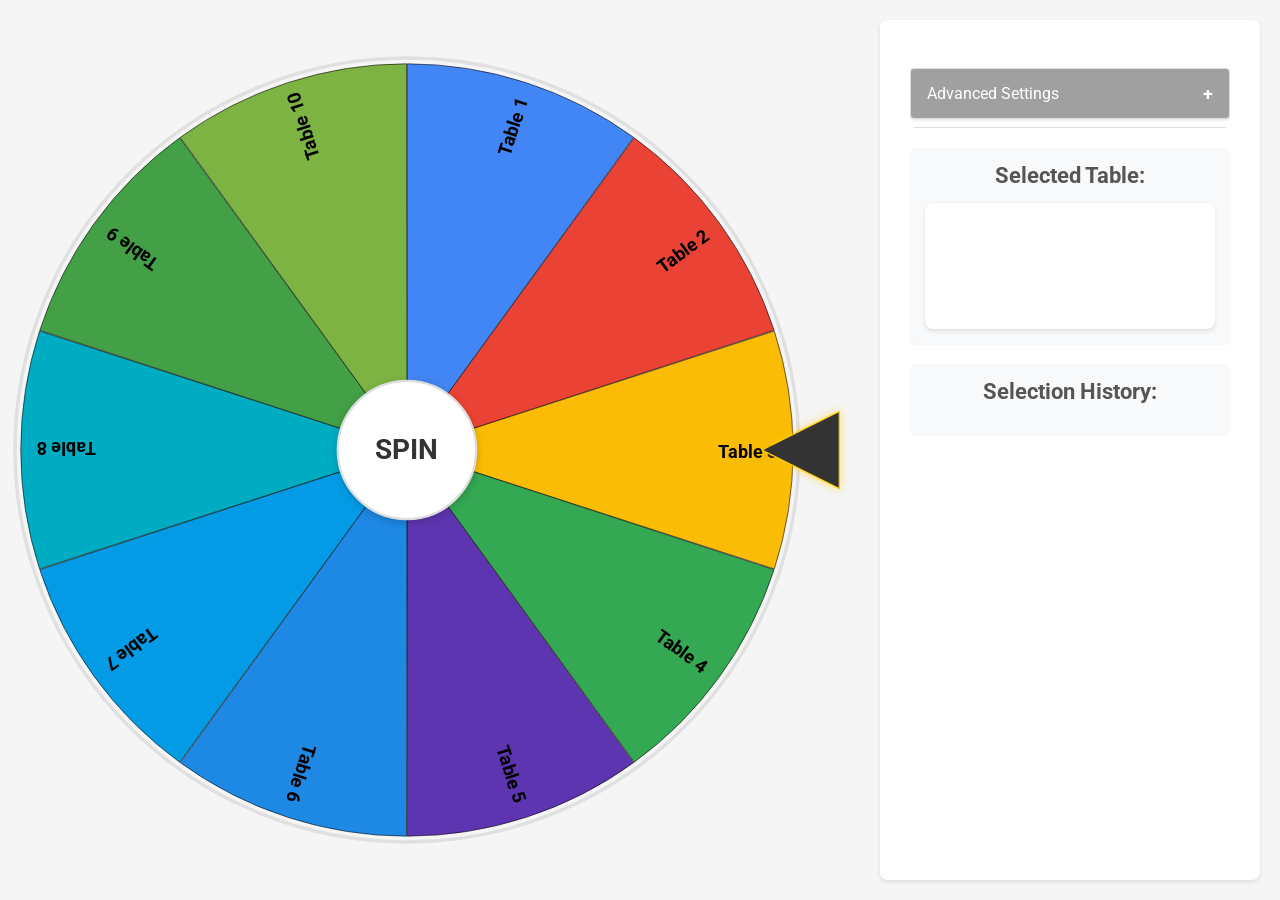
<file: src/index.html>
<!DOCTYPE html>
<html lang="en">
  <head>
    <meta charset="UTF-8" />
    <meta name="viewport" content="width=device-width, initial-scale=1.0" />
    <title id="page-title">Wheel of Dental</title>
    <link rel="preconnect" href="https://fonts.googleapis.com" />
    <link rel="preconnect" href="https://fonts.gstatic.com" crossorigin />
    <link
      href="https://fonts.googleapis.com/css2?family=Roboto:wght@400;500;700&family=Limelight&display=swap"
      rel="stylesheet"
    />
    <link rel="stylesheet" href="style.css" />
    <meta http-equiv="Permissions-Policy" content="interest-cohort=()" />
    <script>
      document.documentElement.setAttribute(
        "data-theme",
        localStorage.getItem("theme") || "dental"
      );
    </script>
  </head>
  <body>
    <div class="main-container">
      <div id="chart"></div>

      <div id="controls">
        <div class="accordion">
          <button class="accordion-btn" onclick="toggleAccordion()">
            Advanced Settings
          </button>
          <div class="accordion-content">
            <div class="content-padding">
              <div class="form-group">
                <label for="theme">Theme:</label>
                <select id="theme" onchange="setTheme(this.value)">
                  <option value="dental">Wheel of Dental</option>
                  <option value="vegas">Vegas Baby</option>
                </select>
              </div>

              <hr class="settings-divider" />

              <div class="form-group">
                <label for="numberOfTables">Number of Tables:</label>
                <input
                  id="numberOfTables"
                  type="number"
                  min="1"
                  max="200"
                  placeholder="Enter number of tables"
                />
              </div>
              <div>
                <button onclick="setTableCount()">Update Table Count</button>
              </div>

              <div class="button-spacer"></div>

              <hr class="settings-divider" />

              <button onclick="resetWheel()" class="btn-danger">
                Reset Wheel
              </button>
            </div>
          </div>
        </div>

        <div class="selected-table">
          <h3>Selected Table:</h3>
          <div id="question"><h1></h1></div>
        </div>

        <div class="history-section">
          <h3>Selection History:</h3>
          <div id="history-chips"></div>
        </div>
      </div>
    </div>

    <script src="d3.v3.min.js" charset="utf-8"></script>
    <script src="script.js?v=11"></script>
  </body>
</html>
</file>
<file: src/style.css>
html,
body {
  height: 100%;
}

body {
  font-family: "Roboto", "Helvetica Neue", Helvetica, Arial, sans-serif;
  margin: 0;
  padding: 0;
  background-color: #f5f5f5;
  color: #333;
  display: flex;
  height: 100vh;
  overflow: hidden;
}

text {
  font-family: "Roboto", "Helvetica Neue", Helvetica, Arial, sans-serif;
  font-size: 16px;
  pointer-events: none;
  font-weight: 700;
}

input {
  font-family: "Roboto", "Helvetica Neue", Helvetica, Arial, sans-serif;
  font-size: 18px;
  padding: 10px;
  border: 1px solid #ddd;
  border-radius: 4px;
  width: 100%;
  box-sizing: border-box;
  box-shadow: inset 0 1px 3px rgba(0, 0, 0, 0.1);
}

button {
  font-family: "Roboto", "Helvetica Neue", Helvetica, Arial, sans-serif;
  font-size: 16px;
  padding: 10px 16px;
  margin: 8px 0;
  background-color: #4285f4;
  color: white;
  border: none;
  border-radius: 4px;
  cursor: pointer;
  transition: background-color 0.3s ease;
  box-shadow: 0 1px 3px rgba(0, 0, 0, 0.12);
}

button:hover {
  background-color: #3367d6;
}

.main-container {
  display: flex;
  width: 100%;
  height: 100%;
  flex-wrap: nowrap;
}

#chart {
  flex: 1 1 auto;
  display: flex;
  justify-content: center;
  align-items: center;
  padding: 15px;
  min-width: 0;
  min-height: 0;
  overflow: hidden;
}

#chart svg {
  display: block;
  max-width: 100%;
  max-height: 100%;
}

#controls {
  flex: 0 0 380px;
  background-color: white;
  padding: 20px 30px;
  box-shadow: 0 2px 4px rgba(0, 0, 0, 0.1);
  border-radius: 8px;
  margin: 20px;
  overflow-y: auto;
  box-sizing: border-box;
}

@media (max-width: 768px) {
  html,
  body {
    height: auto;
  }
  body {
    height: auto;
    overflow: auto;
    flex-direction: column;
  }
  .main-container {
    flex-wrap: wrap;
    height: auto;
  }
  #chart {
    flex: 1 1 100%;
    height: 60vh;
  }
  #controls {
    flex: 1 1 100%;
    overflow-y: visible;
  }
}

#question {
  display: flex;
  justify-content: center;
  align-items: center;
  background-color: white;
  box-shadow: 0 2px 4px rgba(0, 0, 0, 0.1);
  border-radius: 8px;
  padding: 20px;
  margin-top: 10px;
}

#question h1 {
  font-size: 64px;
  font-weight: bold;
  color: #333;
  text-align: center;
}

#controls h2 {
  font-size: 24px;
  margin-top: 0;
  margin-bottom: 20px;
  color: #333;
}

hr {
  border: 0;
  height: 1px;
  background-color: #e0e0e0;
  margin: 20px 0;
}

.spin-button {
  font-weight: bold;
  fill: #333;
}

.spinner-circle {
  fill: white;
  stroke: #ddd;
  stroke-width: 2;
  filter: drop-shadow(0 2px 3px rgba(0, 0, 0, 0.1));
}

.selected-table {
  background-color: #f8f9fa;
  padding: 15px;
  border-radius: 6px;
  margin-top: 20px;
  box-shadow: 0 1px 2px rgba(0, 0, 0, 0.05);
}

.selected-table h3 {
  font-size: 22px;
  margin-top: 0;
  margin-bottom: 15px;
  color: #555;
  text-align: center;
}

/* Accordion Styles */
.accordion {
  margin: 20px 0;
  border-radius: 6px;
  overflow: hidden;
}

.accordion-btn {
  width: 100%;
  text-align: left;
  padding: 14px 16px;
  background-color: #a0a0a0;
  border: 1px solid #ddd;
  border-radius: 4px;
  position: relative;
  transition: all 0.3s ease;
  display: flex;
  justify-content: space-between;
  align-items: center;
  cursor: pointer;
}

.accordion-btn:after {
  content: "+";
  font-size: 18px;
  font-weight: bold;
  margin-left: 15px;
}

.accordion-btn.active:after {
  content: "−";
}

.accordion-btn:hover {
  background-color: #0000f0;
}

.accordion-content {
  max-height: 0;
  overflow: hidden;
  transition: max-height 0.5s ease;
  background-color: #fff;
  border-left: 1px solid #ddd;
  border-right: 1px solid #ddd;
  border-bottom: 1px solid #ddd;
  border-radius: 0 0 4px 4px;
  padding: 0 16px;
  box-sizing: border-box;
}

.accordion-content.show {
  max-height: 500px;
  padding: 16px;
}

/* Button spacing */
.button-spacer {
  height: 10px;
  margin: 5px 0;
}

/* History section styling */
.history-section {
  background-color: #f8f9fa;
  padding: 15px;
  border-radius: 6px;
  margin-top: 20px;
  box-shadow: 0 1px 2px rgba(0, 0, 0, 0.05);
}

.history-section h3 {
  font-size: 22px;
  margin-top: 0;
  margin-bottom: 15px;
  color: #555;
  text-align: center;
}

#history-chips {
  display: flex;
  flex-wrap: wrap;
  gap: 8px;
  justify-content: center;
}

.history-chip {
  display: inline-flex;
  align-items: center;
  padding: 8px 16px;
  border-radius: 20px;
  color: white;
  font-weight: 500;
  font-size: 14px;
  box-shadow: 0 2px 5px rgba(0, 0, 0, 0.3);
  transition: all 0.2s ease;
  text-shadow: 0 1px 2px rgba(0, 0, 0, 0.3);
}

.history-chip:hover {
  transform: translateY(-2px);
  box-shadow: 0 4px 8px rgba(0, 0, 0, 0.4);
}

.chip-remove {
  display: inline-flex;
  align-items: center;
  justify-content: center;
  margin-left: 8px;
  width: 18px;
  height: 18px;
  border-radius: 50%;
  background-color: rgba(255, 255, 255, 0.3);
  color: white;
  font-size: 12px;
  font-weight: bold;
  cursor: pointer;
  transition: background-color 0.2s ease;
}

.chip-remove:hover {
  background-color: rgba(255, 255, 255, 0.5);
}

/* Divider in settings */
.settings-divider {
  border: 0;
  height: 1px;
  background-color: #dddddd;
  margin: 5px 0 15px 0;
}

/* Danger button style */
.btn-danger {
  background-color: #dc3545;
  color: white;
}

.btn-danger:hover {
  background-color: #bd2130;
}

/* Form styling */
label {
  display: block;
  margin-bottom: 8px;
  font-size: 14px;
  font-weight: 500;
  color: #555;
  text-transform: uppercase;
  letter-spacing: 0.5px;
}

.form-group {
  margin-bottom: 15px;
  width: 100%;
  padding-right: 15px;
  box-sizing: border-box;
}

/* Add this after the form-group class */
.accordion-content button {
  margin-right: 15px;
}

/* Ensure the accordion content has enough padding */
.accordion-content.show {
  max-height: 500px;
  padding: 16px;
}

.content-padding {
  padding: 0 5px;
  box-sizing: border-box;
  width: 100%;
}

select {
  font-family: "Roboto", "Helvetica Neue", Helvetica, Arial, sans-serif;
  font-size: 16px;
  padding: 10px;
  border: 1px solid #ddd;
  border-radius: 4px;
  width: 100%;
  box-sizing: border-box;
  background-color: white;
  cursor: pointer;
}

/* =========================================
   Vegas Baby theme
   ========================================= */
html[data-theme="vegas"] body {
  background: radial-gradient(ellipse at center, #0e5a31 0%, #062a17 100%);
  color: #f5e7a3;
}

html[data-theme="vegas"] #controls {
  background-color: #141414;
  border: 2px solid #d4af37;
  box-shadow: 0 0 20px rgba(212, 175, 55, 0.4);
}

html[data-theme="vegas"] .selected-table,
html[data-theme="vegas"] .history-section {
  background-color: #1f1f1f;
  border: 1px solid #d4af37;
}

html[data-theme="vegas"] .selected-table h3,
html[data-theme="vegas"] .history-section h3 {
  font-family: "Limelight", "Roboto", cursive;
  color: #d4af37;
  letter-spacing: 2px;
  text-transform: uppercase;
}

html[data-theme="vegas"] #question {
  background-color: #0a0a0a;
  border: 2px solid #d4af37;
  box-shadow: inset 0 0 15px rgba(212, 175, 55, 0.3);
}

html[data-theme="vegas"] #question h1 {
  color: #d4af37;
  font-family: "Limelight", "Roboto", cursive;
  text-shadow: 0 0 4px rgba(212, 175, 55, 0.35);
}

html[data-theme="vegas"] label {
  color: #d4af37;
}

html[data-theme="vegas"] input,
html[data-theme="vegas"] select {
  background-color: #2a2a2a;
  color: #f5e7a3;
  border-color: #d4af37;
}

html[data-theme="vegas"] button {
  background-color: #d4af37;
  color: #141414;
  font-weight: 700;
}

html[data-theme="vegas"] button:hover {
  background-color: #f5e7a3;
}

html[data-theme="vegas"] .btn-danger {
  background-color: #c8102e;
  color: white;
}

html[data-theme="vegas"] .btn-danger:hover {
  background-color: #a00d24;
}

html[data-theme="vegas"] .accordion-btn {
  background-color: #d4af37;
  color: #141414;
  border-color: #d4af37;
}

html[data-theme="vegas"] .accordion-btn:hover {
  background-color: #f5e7a3;
}

html[data-theme="vegas"] .accordion-content {
  background-color: #1f1f1f;
  border-color: #d4af37;
}

html[data-theme="vegas"] hr,
html[data-theme="vegas"] .settings-divider {
  background-color: #d4af37;
}

html[data-theme="vegas"] .history-chip {
  border: 2px solid #d4af37;
  box-shadow: 0 2px 5px rgba(212, 175, 55, 0.3);
}

html[data-theme="vegas"] .spin-button {
  fill: #d4af37;
  font-family: "Limelight", "Roboto", cursive;
}

html[data-theme="vegas"] .spinner-circle {
  fill: #0a0a0a;
  stroke: #d4af37;
  stroke-width: 3;
}
</file>
